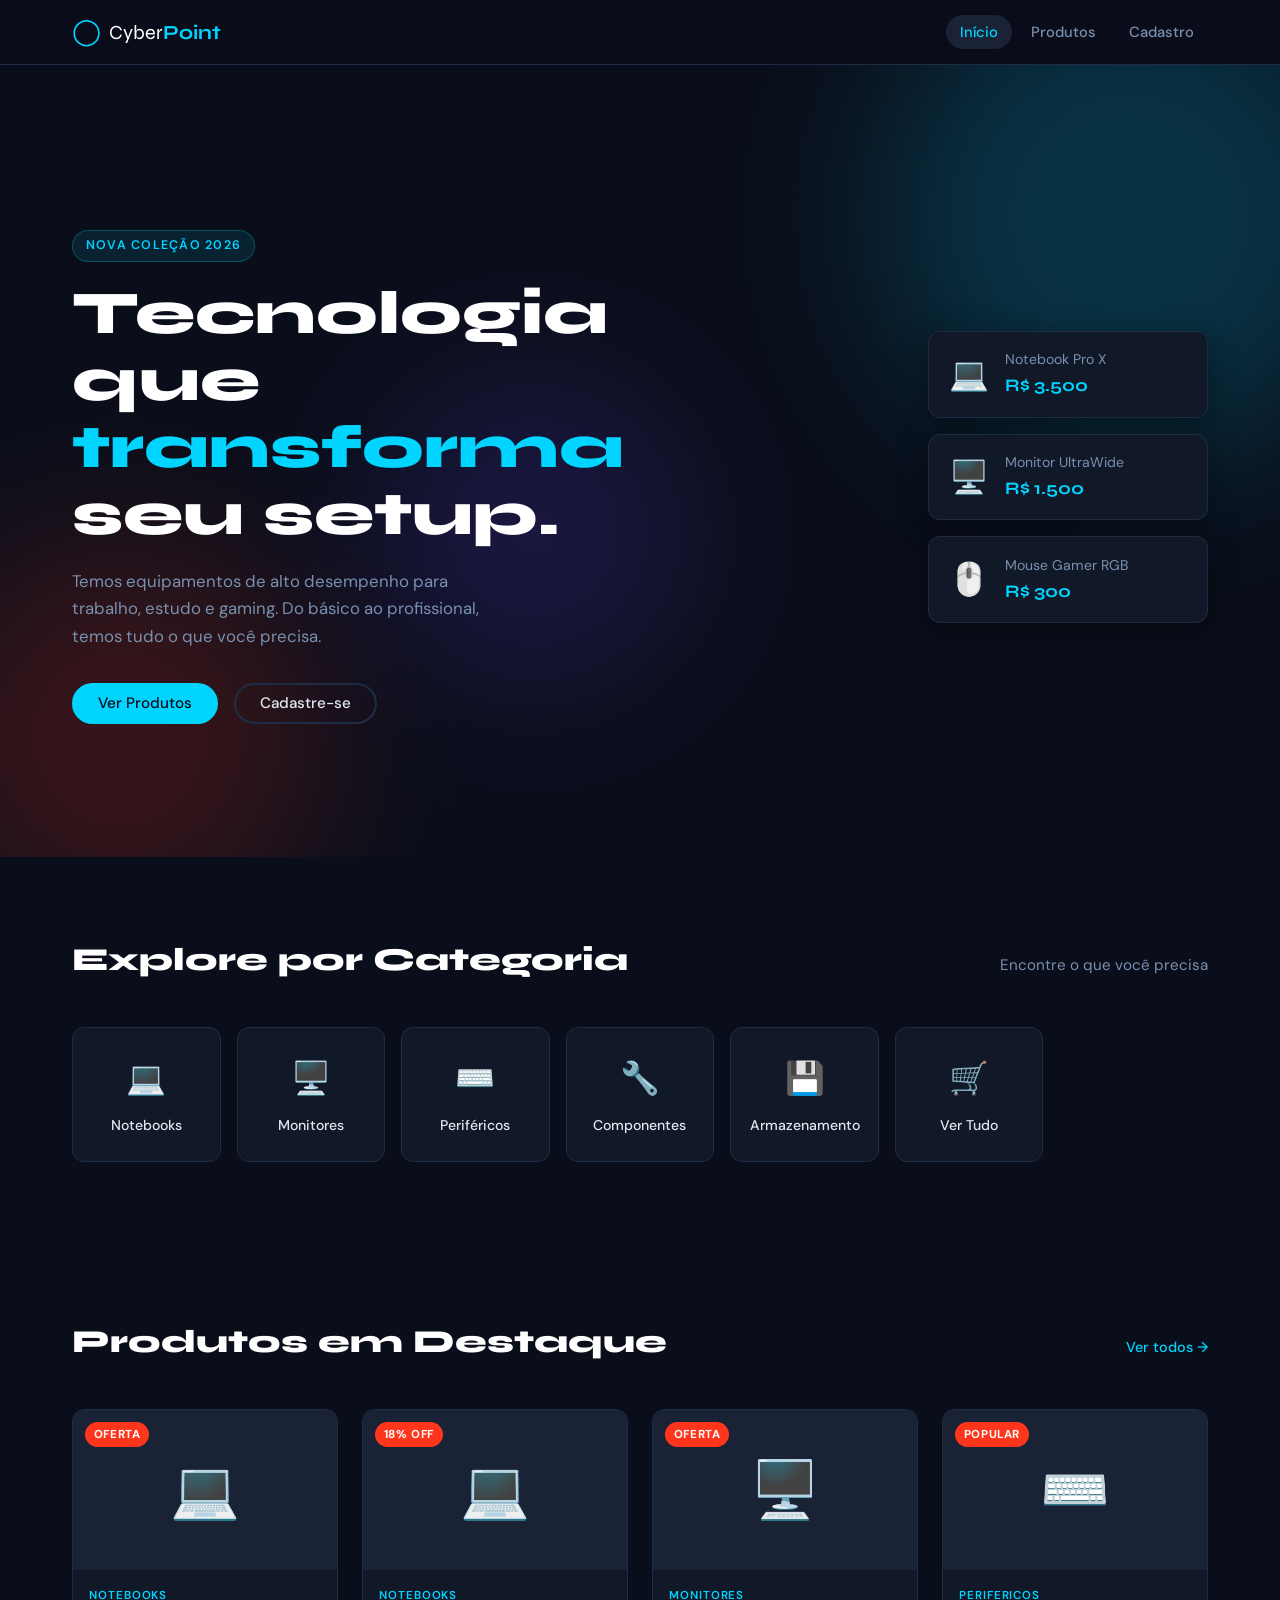
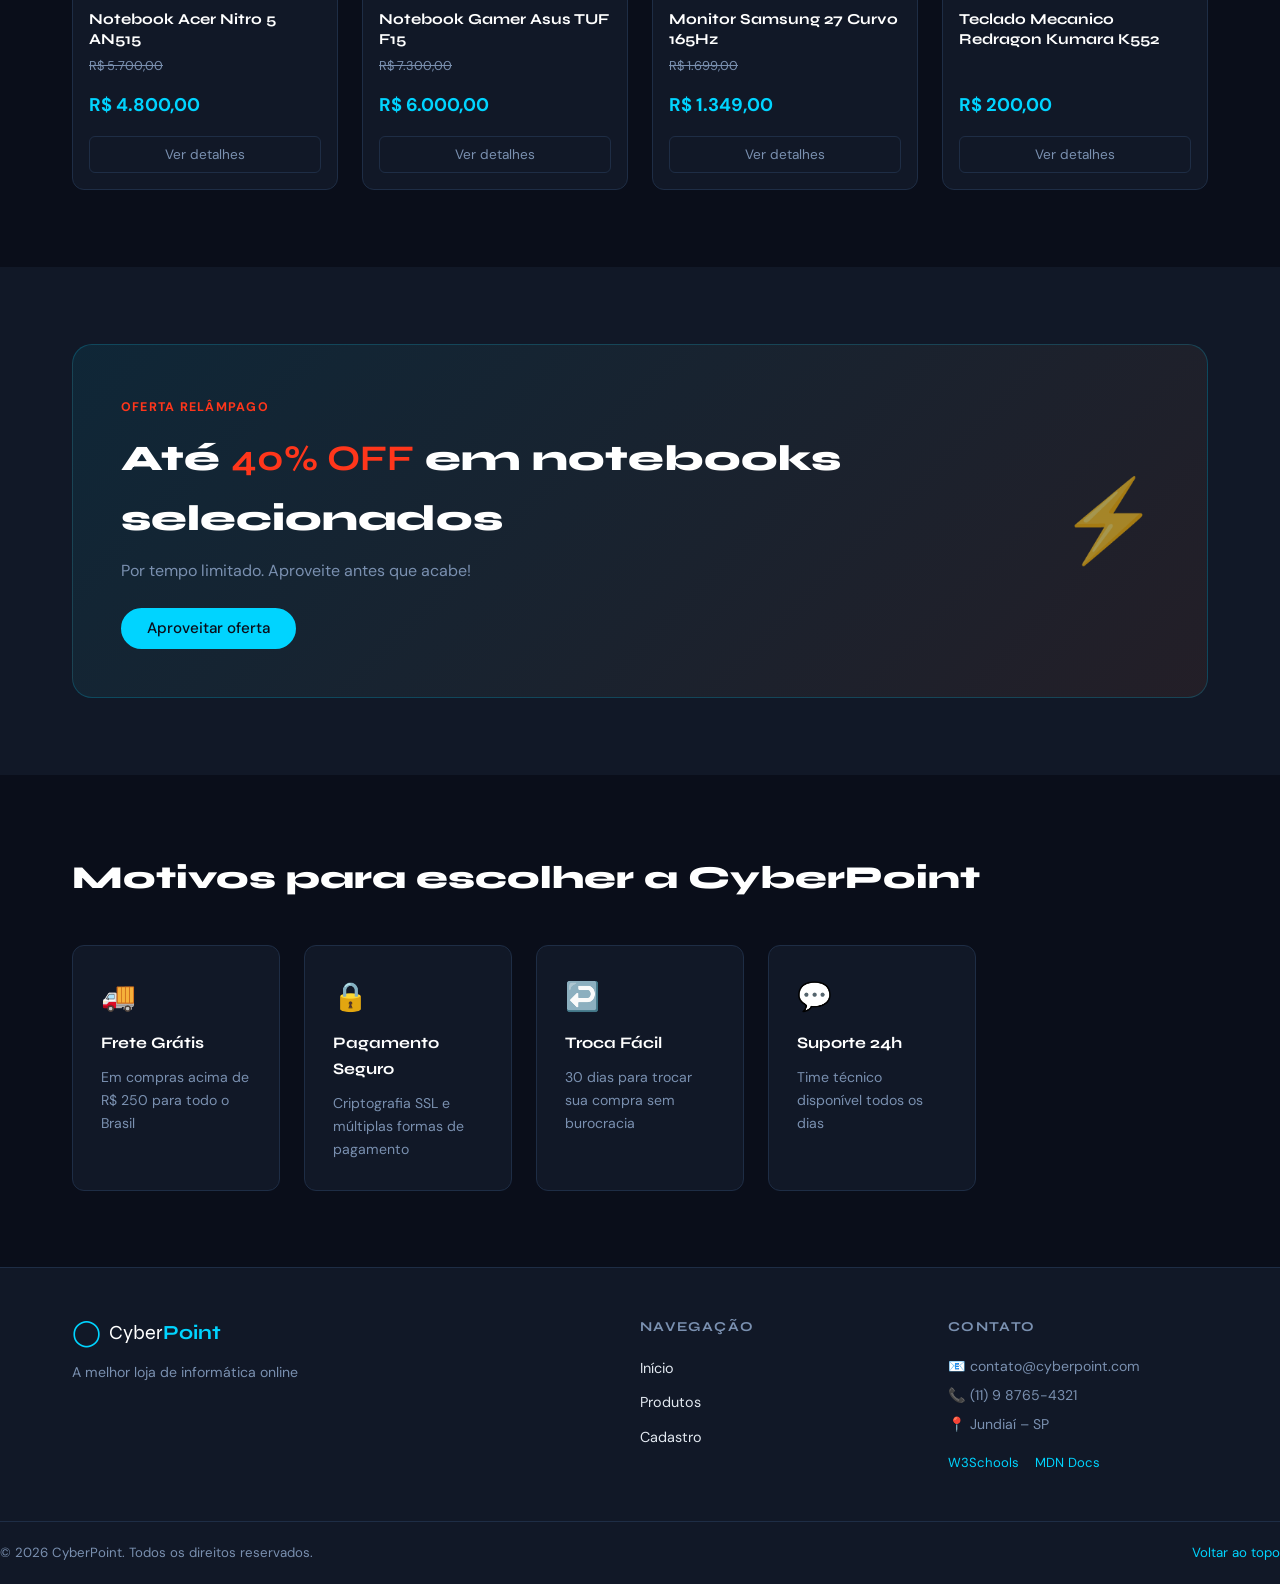
<file: index.html>
<!DOCTYPE html>
<html lang="pt-BR">
<head>
  <meta charset="UTF-8" />
  <meta name="viewport" content="width=device-width, initial-scale=1.0" />
  <meta name="description" content="CyberPoint – Loja online de equipamentos de informática. Encontre os melhores produtos com os melhores preços!" />
  <meta name="author" content="ByteShop" />
  <title>CyberPoint - Loja online</title>
  <link rel="stylesheet" href="css/style.css" />
  <link rel="preconnect" href="https://fonts.googleapis.com" />
  <link href="https://fonts.googleapis.com/css2?family=Syne:wght@400;700;800&family=DM+Sans:wght@300;400;500&display=swap" rel="stylesheet" />
</head>
<body data-page="home">

  <header class="site-header" id="topo">
    <div class="header-inner container">
      <a href="index.html" class="logo" aria-label="CyberPoint Home">
        <span class="logo-icon">&#9711;</span>
        <span class="logo-text">Cyber<strong>Point</strong></span>
      </a>
      <nav class="main-nav" id="main-nav" aria-label="Navegação principal">
        <ul>
          <li><a href="index.html" class="nav-link active">Início</a></li>
          <li><a href="produtos.html" class="nav-link">Produtos</a></li>
          <li><a href="cadastro.html" class="nav-link">Cadastro</a></li>
        </ul>
      </nav>
      <button class="nav-toggle" id="nav-toggle" aria-label="Abrir menu" aria-expanded="false" aria-controls="main-nav">
        <span></span><span></span><span></span>
      </button>
    </div>
  </header>

  <main id="main-content">

    <section class="hero" aria-labelledby="hero-title">
      <div class="hero-bg-shapes" aria-hidden="true">
        <div class="shape shape-1"></div>
        <div class="shape shape-2"></div>
        <div class="shape shape-3"></div>
      </div>
      <div class="container hero-content">
        <div class="hero-text">
          <span class="hero-tag">Nova coleção 2026</span>
          <h1 id="hero-title">Tecnologia que<br /><em>transforma</em> seu setup.</h1>
          <p>Temos equipamentos de alto desempenho para trabalho, estudo e gaming. Do básico ao profissional, temos tudo o que você precisa.</p>
          <div class="hero-cta">
            <a href="produtos.html" class="btn btn-primary">Ver Produtos</a>
            <a href="cadastro.html" class="btn btn-outline">Cadastre-se</a>
          </div>
        </div>
        <div class="hero-image" aria-hidden="true">
          <div class="hero-card floating">
            <div class="hero-card-icon">💻</div>
            <div class="hero-card-info">
              <span class="hero-card-name">Notebook Pro X</span>
              <span class="hero-card-price">R$ 3.500</span>
            </div>
          </div>
          <div class="hero-card floating delay-1">
            <div class="hero-card-icon">🖥️</div>
            <div class="hero-card-info">
              <span class="hero-card-name">Monitor UltraWide</span>
              <span class="hero-card-price">R$ 1.500</span>
            </div>
          </div>
          <div class="hero-card floating delay-2">
            <div class="hero-card-icon">🖱️</div>
            <div class="hero-card-info">
              <span class="hero-card-name">Mouse Gamer RGB</span>
              <span class="hero-card-price">R$ 300</span>
            </div>
          </div>
        </div>
      </div>
    </section>

    <section class="categories section" aria-labelledby="cat-title">
      <div class="container">
        <header class="section-header">
          <h2 id="cat-title">Explore por Categoria</h2>
          <p>Encontre o que você precisa</p>
        </header>
        <ul class="cat-grid" role="list">
          <li>
            <a href="produtos.html?cat=notebooks" class="cat-card" title="Ver notebooks">
              <span class="cat-emoji" aria-hidden="true">💻</span>
              <span class="cat-name">Notebooks</span>
            </a>
          </li>
          <li>
            <a href="produtos.html?cat=monitores" class="cat-card" title="Ver monitores">
              <span class="cat-emoji" aria-hidden="true">🖥️</span>
              <span class="cat-name">Monitores</span>
            </a>
          </li>
          <li>
            <a href="produtos.html?cat=perifericos" class="cat-card" title="Ver periféricos">
              <span class="cat-emoji" aria-hidden="true">⌨️</span>
              <span class="cat-name">Periféricos</span>
            </a>
          </li>
          <li>
            <a href="produtos.html?cat=componentes" class="cat-card" title="Ver componentes">
              <span class="cat-emoji" aria-hidden="true">🔧</span>
              <span class="cat-name">Componentes</span>
            </a>
          </li>
          <li>
            <a href="produtos.html?cat=armazenamento" class="cat-card" title="Ver armazenamento">
              <span class="cat-emoji" aria-hidden="true">💾</span>
              <span class="cat-name">Armazenamento</span>
            </a>
          </li>
          <li>
            <a href="produtos.html" class="cat-card" title="Ver todos os produtos">
              <span class="cat-emoji" aria-hidden="true">🛒</span>
              <span class="cat-name">Ver Tudo</span>
            </a>
          </li>
        </ul>
      </div>
    </section>

    <section class="featured section" aria-labelledby="feat-title">
      <div class="container">
        <header class="section-header">
          <h2 id="feat-title">Produtos em Destaque</h2>
          <a href="produtos.html" class="see-all">Ver todos →</a>
        </header>
        <div class="products-grid" id="featured-products">
        </div>
      </div>
    </section>

    <!-- BANNER PROMO -->
    <section class="promo-banner section" aria-label="Promoção especial">
      <div class="container">
        <div class="promo-inner">
          <div class="promo-text">
            <span class="promo-tag">Oferta Relâmpago</span>
            <h2>Até <strong>40% OFF</strong> em notebooks selecionados</h2>
            <p>Por tempo limitado. Aproveite antes que acabe!</p>
            <a href="produtos.html" class="btn btn-primary">Aproveitar oferta</a>
          </div>
          <div class="promo-graphic" aria-hidden="true">
            <span class="promo-emoji">⚡</span>
          </div>
        </div>
      </div>
    </section>

    <!-- VANTAGENS -->
    <section class="benefits section" aria-labelledby="ben-title">
      <div class="container">
        <header class="section-header">
          <h2 id="ben-title">Motivos para escolher a CyberPoint</h2>
        </header>
        <ul class="benefits-grid" role="list">
          <li class="benefit-item">
            <span class="benefit-icon" aria-hidden="true">🚚</span>
            <h3>Frete Grátis</h3>
            <p>Em compras acima de R$ 250 para todo o Brasil</p>
          </li>
          <li class="benefit-item">
            <span class="benefit-icon" aria-hidden="true">🔒</span>
            <h3>Pagamento Seguro</h3>
            <p>Criptografia SSL e múltiplas formas de pagamento</p>
          </li>
          <li class="benefit-item">
            <span class="benefit-icon" aria-hidden="true">↩️</span>
            <h3>Troca Fácil</h3>
            <p>30 dias para trocar sua compra sem burocracia</p>
          </li>
          <li class="benefit-item">
            <span class="benefit-icon" aria-hidden="true">💬</span>
            <h3>Suporte 24h</h3>
            <p>Time técnico disponível todos os dias</p>
          </li>
        </ul>
      </div>
    </section>

  </main>

  <!-- FOOTER -->
  <footer class="site-footer" role="contentinfo">
    <div class="container footer-inner">
      <div class="footer-brand">
        <a href="index.html" class="logo">
          <span class="logo-icon">&#9711;</span>
          <span class="logo-text">Cyber<strong>Point</strong></span>
        </a>
        <p>A melhor loja de informática online</p>
      </div>
      <nav class="footer-nav" aria-label="Links do rodapé">
        <h4>Navegação</h4>
        <ul>
          <li><a href="index.html">Início</a></li>
          <li><a href="produtos.html">Produtos</a></li>
          <li><a href="cadastro.html">Cadastro</a></li>
        </ul>
      </nav>
      <div class="footer-contact">
        <h4>Contato</h4>
        <address>
          <p>📧 contato@cyberpoint.com</p>
          <p>📞 (11) 9 8765-4321</p>
          <p>📍 Jundiaí – SP</p>
        </address>
        <div class="footer-links">
          <a href="https://www.w3schools.com" target="_blank" rel="noopener noreferrer" title="Abrir W3Schools">W3Schools</a>
          <a href="https://developer.mozilla.org/pt-BR/" target="_blank" rel="noopener noreferrer" title="Abrir MDN Web Docs">MDN Docs</a>
        </div>
      </div>
    </div>
    <div class="footer-bottom">
      <p>&copy; 2026 CyberPoint. Todos os direitos reservados.</p>
      <a href="#topo" class="back-to-top" aria-label="Voltar ao topo">Voltar ao topo</a>
    </div>
  </footer>

  <script src="js/script.js"></script>
</body>
</html>
</file>
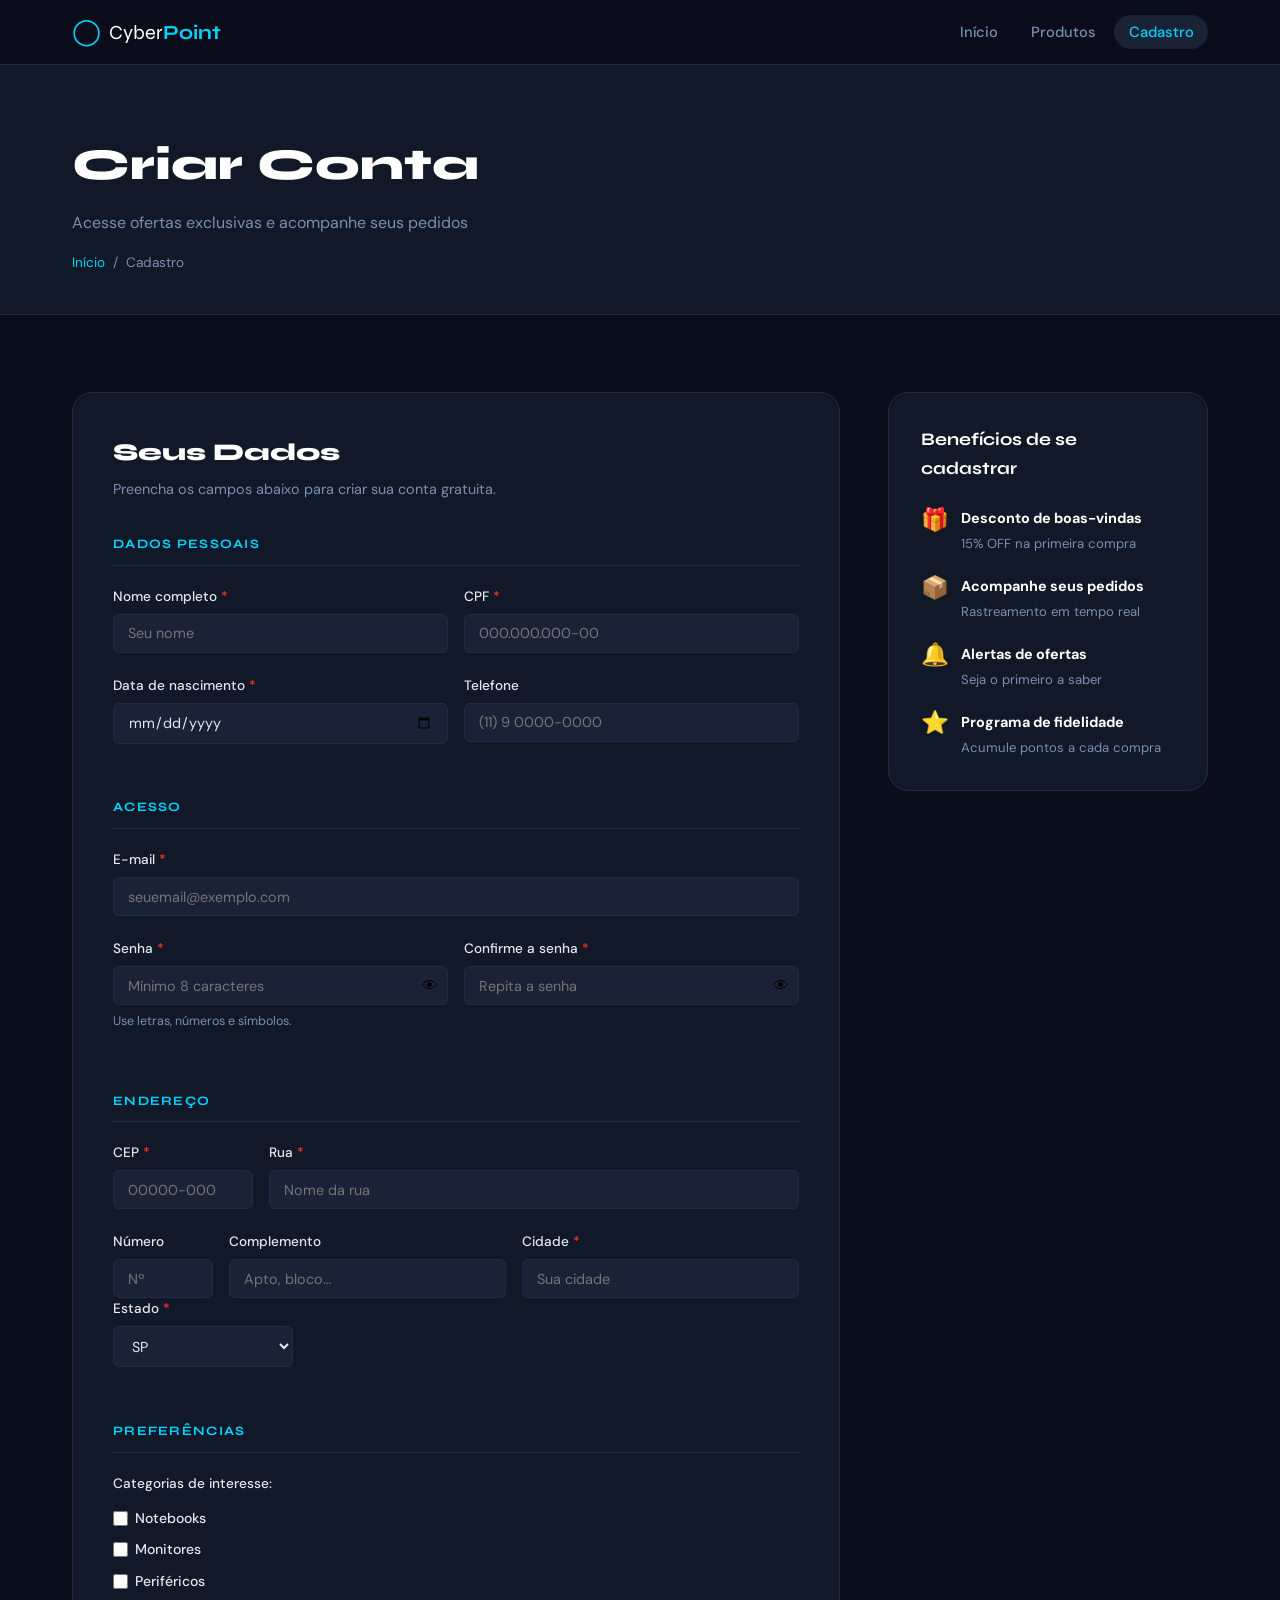
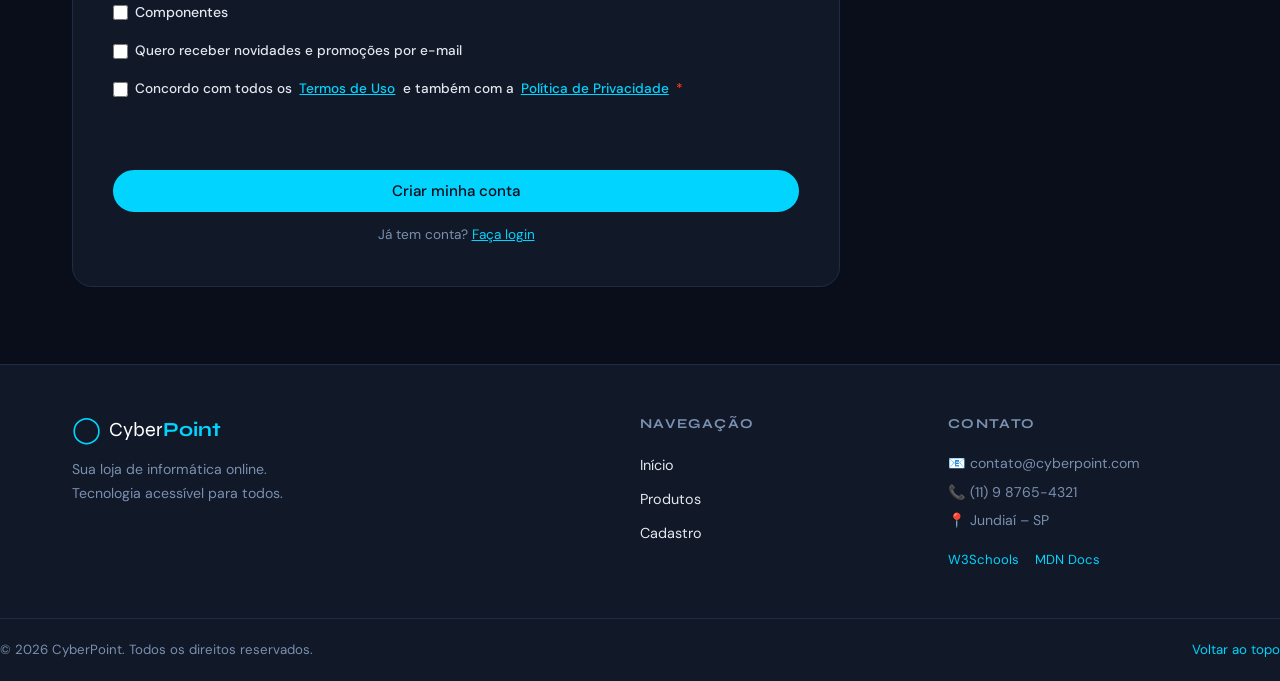
<file: cadastro.html>
<!DOCTYPE html>
<html lang="pt-BR">
<head>
  <meta charset="UTF-8" />
  <meta name="viewport" content="width=device-width, initial-scale=1.0" />
  <meta name="description" content="Cadastre-se na CyberPoint e aproveite vantagens exclusivas." />
  <meta name="author" content="ByteShop" />
  <title>Cadastro | CyberPoint</title>
  <link rel="stylesheet" href="css/style.css" />
  <link rel="preconnect" href="https://fonts.googleapis.com" />
  <link href="https://fonts.googleapis.com/css2?family=Syne:wght@400;700;800&family=DM+Sans:wght@300;400;500&display=swap" rel="stylesheet" />
</head>
<body data-page="cadastro">

  <header class="site-header" id="topo">
    <div class="header-inner container">
      <a href="index.html" class="logo" aria-label="CyberPoint Home">
        <span class="logo-icon">&#9711;</span>
        <span class="logo-text">Cyber<strong>Point</strong></span>
      </a>
      <nav class="main-nav" id="main-nav" aria-label="Navegação principal">
        <ul>
          <li><a href="index.html" class="nav-link">Início</a></li>
          <li><a href="produtos.html" class="nav-link">Produtos</a></li>
          <li><a href="cadastro.html" class="nav-link active">Cadastro</a></li>
        </ul>
      </nav>
      <button class="nav-toggle" id="nav-toggle" aria-label="Abrir menu" aria-expanded="false" aria-controls="main-nav">
        <span></span><span></span><span></span>
      </button>
    </div>
  </header>

  <main id="main-content">

    <section class="page-hero" aria-labelledby="cad-page-title">
      <div class="container">
        <h1 id="cad-page-title">Criar Conta</h1>
        <p>Acesse ofertas exclusivas e acompanhe seus pedidos</p>
        <nav aria-label="Breadcrumb" class="breadcrumb">
          <ol>
            <li><a href="index.html">Início</a></li>
            <li aria-current="page">Cadastro</li>
          </ol>
        </nav>
      </div>
    </section>

    <section class="form-section section" aria-labelledby="form-title">
      <div class="container form-container">

        <div class="form-card">
          <h2 id="form-title">Seus Dados</h2>
          <p class="form-subtitle">Preencha os campos abaixo para criar sua conta gratuita.</p>

          <form id="cadastro-form" class="cadastro-form" novalidate aria-label="Formulário de cadastro">

            <fieldset>
              <legend>Dados Pessoais</legend>

              <div class="form-row">
                <div class="form-group">
                  <label for="nome">Nome completo <span aria-hidden="true" class="required">*</span></label>
                  <input
                    type="text"
                    id="nome"
                    name="nome"
                    placeholder="Seu nome"
                    required
                    minlength="3"
                    maxlength="80"
                    autocomplete="name"
                    aria-describedby="nome-error"
                  />
                  <span class="field-error" id="nome-error" role="alert"></span>
                </div>

                <div class="form-group">
                  <label for="cpf">CPF <span aria-hidden="true" class="required">*</span></label>
                  <input
                    type="text"
                    id="cpf"
                    name="cpf"
                    placeholder="000.000.000-00"
                    required
                    maxlength="14"
                    inputmode="numeric"
                    autocomplete="off"
                    aria-describedby="cpf-error"
                  />
                  <span class="field-error" id="cpf-error" role="alert"></span>
                </div>
              </div>

              <div class="form-row">
                <div class="form-group">
                  <label for="nascimento">Data de nascimento <span aria-hidden="true" class="required">*</span></label>
                  <input
                    type="date"
                    id="nascimento"
                    name="nascimento"
                    required
                    aria-describedby="nascimento-error"
                  />
                  <span class="field-error" id="nascimento-error" role="alert"></span>
                </div>

                <div class="form-group">
                  <label for="telefone">Telefone</label>
                  <input
                    type="tel"
                    id="telefone"
                    name="telefone"
                    placeholder="(11) 9 0000-0000"
                    maxlength="16"
                    inputmode="numeric"
                    autocomplete="tel"
                  />
                </div>
              </div>
            </fieldset>

            <fieldset>
              <legend>Acesso</legend>

              <div class="form-group">
                <label for="email">E-mail <span aria-hidden="true" class="required">*</span></label>
                <input
                  type="email"
                  id="email"
                  name="email"
                  placeholder="seuemail@exemplo.com"
                  required
                  autocomplete="email"
                  aria-describedby="email-error"
                />
                <span class="field-error" id="email-error" role="alert"></span>
              </div>

              <div class="form-row">
                <div class="form-group">
                  <label for="senha">Senha <span aria-hidden="true" class="required">*</span></label>
                  <div class="input-password">
                    <input
                      type="password"
                      id="senha"
                      name="senha"
                      placeholder="Mínimo 8 caracteres"
                      required
                      minlength="8"
                      autocomplete="new-password"
                      aria-describedby="senha-error senha-hint"
                    />
                    <button type="button" class="toggle-password" data-target="senha" aria-label="Mostrar/ocultar senha">👁</button>
                  </div>
                  <span class="field-hint" id="senha-hint">Use letras, números e símbolos.</span>
                  <span class="field-error" id="senha-error" role="alert"></span>
                  <div class="password-strength" id="password-strength" aria-hidden="true">
                    <div class="strength-bar"><div class="strength-fill" id="strength-fill"></div></div>
                    <span class="strength-label" id="strength-label"></span>
                  </div>
                </div>

                <div class="form-group">
                  <label for="confirma-senha">Confirme a senha <span aria-hidden="true" class="required">*</span></label>
                  <div class="input-password">
                    <input
                      type="password"
                      id="confirma-senha"
                      name="confirma-senha"
                      placeholder="Repita a senha"
                      required
                      autocomplete="new-password"
                      aria-describedby="confirma-senha-error"
                    />
                    <button type="button" class="toggle-password" data-target="confirma-senha" aria-label="Mostrar/ocultar confirmação">👁</button>
                  </div>
                  <span class="field-error" id="confirma-senha-error" role="alert"></span>
                </div>
              </div>
            </fieldset>

            <fieldset>
              <legend>Endereço</legend>

              <div class="form-row">
                <div class="form-group" style="flex:0 0 140px">
                  <label for="cep">CEP <span aria-hidden="true" class="required">*</span></label>
                  <input
                    type="text"
                    id="cep"
                    name="cep"
                    placeholder="00000-000"
                    required
                    maxlength="9"
                    inputmode="numeric"
                    aria-describedby="cep-error"
                  />
                  <span class="field-error" id="cep-error" role="alert"></span>
                </div>
                <div class="form-group" style="flex:1">
                  <label for="rua">Rua <span aria-hidden="true" class="required">*</span></label>
                  <input type="text" id="rua" name="rua" placeholder="Nome da rua" required autocomplete="street-address" />
                </div>
              </div>

              <div class="form-row">
                <div class="form-group" style="flex:0 0 100px">
                  <label for="numero">Número</label>
                  <input type="text" id="numero" name="numero" placeholder="Nº" autocomplete="address-line2" />
                </div>
                <div class="form-group">
                  <label for="complemento">Complemento</label>
                  <input type="text" id="complemento" name="complemento" placeholder="Apto, bloco…" />
                </div>
                <div class="form-group">
                  <label for="cidade">Cidade <span aria-hidden="true" class="required">*</span></label>
                  <input type="text" id="cidade" name="cidade" placeholder="Sua cidade" required autocomplete="address-level2" />
                </div>
              </div>

              <div class="form-group" style="max-width:180px">
                <label for="estado">Estado <span aria-hidden="true" class="required">*</span></label>
                <select id="estado" name="estado" required autocomplete="address-level1" aria-describedby="estado-error">
                  <option value="">Selecione</option>
                  <option value="AC">AC</option><option value="AL">AL</option>
                  <option value="AP">AP</option><option value="AM">AM</option>
                  <option value="BA">BA</option><option value="CE">CE</option>
                  <option value="DF">DF</option><option value="ES">ES</option>
                  <option value="GO">GO</option><option value="MA">MA</option>
                  <option value="MT">MT</option><option value="MS">MS</option>
                  <option value="MG">MG</option><option value="PA">PA</option>
                  <option value="PB">PB</option><option value="PR">PR</option>
                  <option value="PE">PE</option><option value="PI">PI</option>
                  <option value="RJ">RJ</option><option value="RN">RN</option>
                  <option value="RS">RS</option><option value="RO">RO</option>
                  <option value="RR">RR</option><option value="SC">SC</option>
                  <option value="SP" selected>SP</option><option value="SE">SE</option>
                  <option value="TO">TO</option>
                </select>
                <span class="field-error" id="estado-error" role="alert"></span>
              </div>
            </fieldset>

            <fieldset class="prefs-fieldset">
              <legend>Preferências</legend>
              <div class="form-group checkgroup">
                <p>Categorias de interesse:</p>
                <label><input type="checkbox" name="interesse" value="notebooks" /> Notebooks</label>
                <label><input type="checkbox" name="interesse" value="monitores" /> Monitores</label>
                <label><input type="checkbox" name="interesse" value="perifericos" /> Periféricos</label>
                <label><input type="checkbox" name="interesse" value="componentes" /> Componentes</label>
              </div>
              <div class="form-group">
                <label class="checkbox-label">
                  <input type="checkbox" id="newsletter" name="newsletter" />
                  Quero receber novidades e promoções por e-mail
                </label>
              </div>
              <div class="form-group">
                <label class="checkbox-label">
                  <input type="checkbox" id="termos" name="termos" required aria-describedby="termos-error" />
                  Concordo com todos os <a href="#" class="inline-link">Termos de Uso</a> e também com a <a href="#" class="inline-link">Política de Privacidade</a> <span aria-hidden="true" class="required">*</span>
                </label>
                <span class="field-error" id="termos-error" role="alert"></span>
              </div>
            </fieldset>

            <div class="form-actions">
              <button type="submit" class="btn btn-primary btn-full" id="submit-btn">
                Criar minha conta
              </button>
              <p class="login-hint">Já tem conta? <a href="#" class="inline-link">Faça login</a></p>
            </div>

          </form>

          <div class="form-success" id="form-success" hidden aria-live="polite">
            <span class="success-icon" aria-hidden="true">✅</span>
            <h3>Conta criada com sucesso!</h3>
            <p>Bem-vindo(a) à CyberPoint! Agora você pode aproveitar todas as vantagens.</p>
            <a href="produtos.html" class="btn btn-primary">Explorar produtos</a>
          </div>

        </div>

        <aside class="form-aside" aria-label="Benefícios de se cadastrar">
          <h3>Benefícios de se cadastrar</h3>
          <ul>
            <li>
              <span aria-hidden="true">🎁</span>
              <div>
                <strong>Desconto de boas-vindas</strong>
                <p>15% OFF na primeira compra</p>
              </div>
            </li>
            <li>
              <span aria-hidden="true">📦</span>
              <div>
                <strong>Acompanhe seus pedidos</strong>
                <p>Rastreamento em tempo real</p>
              </div>
            </li>
            <li>
              <span aria-hidden="true">🔔</span>
              <div>
                <strong>Alertas de ofertas</strong>
                <p>Seja o primeiro a saber</p>
              </div>
            </li>
            <li>
              <span aria-hidden="true">⭐</span>
              <div>
                <strong>Programa de fidelidade</strong>
                <p>Acumule pontos a cada compra</p>
              </div>
            </li>
          </ul>
        </aside>
      </div>
    </section>

  </main>

  <footer class="site-footer" role="contentinfo">
    <div class="container footer-inner">
      <div class="footer-brand">
        <a href="index.html" class="logo">
          <span class="logo-icon">&#9711;</span>
          <span class="logo-text">Cyber<strong>Point</strong></span>
        </a>
        <p>Sua loja de informática online.<br />Tecnologia acessível para todos.</p>
      </div>
      <nav class="footer-nav" aria-label="Links do rodapé">
        <h4>Navegação</h4>
        <ul>
          <li><a href="index.html">Início</a></li>
          <li><a href="produtos.html">Produtos</a></li>
          <li><a href="cadastro.html">Cadastro</a></li>
        </ul>
      </nav>
      <div class="footer-contact">
        <h4>Contato</h4>
        <address>
          <p>📧 contato@cyberpoint.com</p>
          <p>📞 (11) 9 8765-4321</p>
          <p>📍 Jundiaí – SP</p>
        </address>
        <div class="footer-links">
          <a href="https://www.w3schools.com" target="_blank" rel="noopener noreferrer">W3Schools</a>
          <a href="https://developer.mozilla.org/pt-BR/" target="_blank" rel="noopener noreferrer">MDN Docs</a>
        </div>
      </div>
    </div>
    <div class="footer-bottom">
      <p>&copy; 2026 CyberPoint. Todos os direitos reservados.</p>
      <a href="#topo" class="back-to-top" aria-label="Voltar ao topo">Voltar ao topo</a>
    </div>
  </footer>

  <script src="js/script.js"></script>
</body>
</html>
</file>
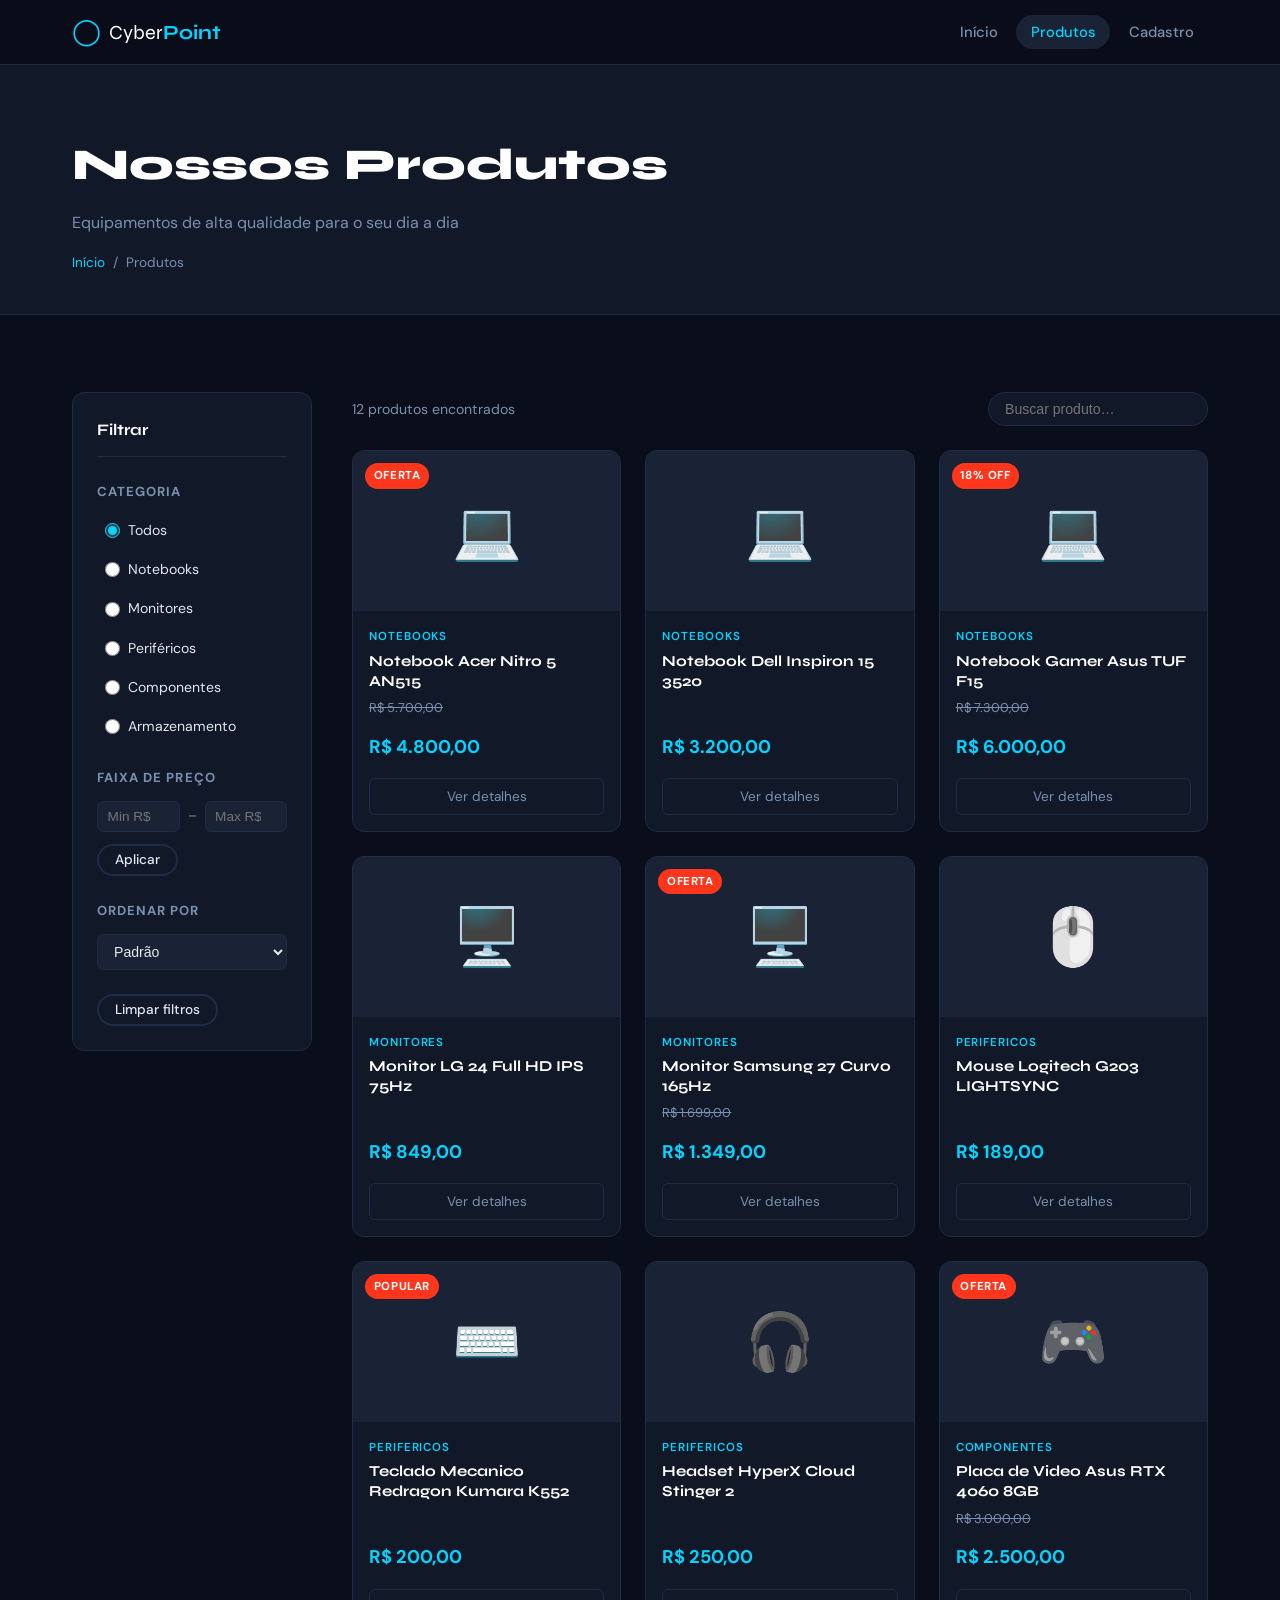
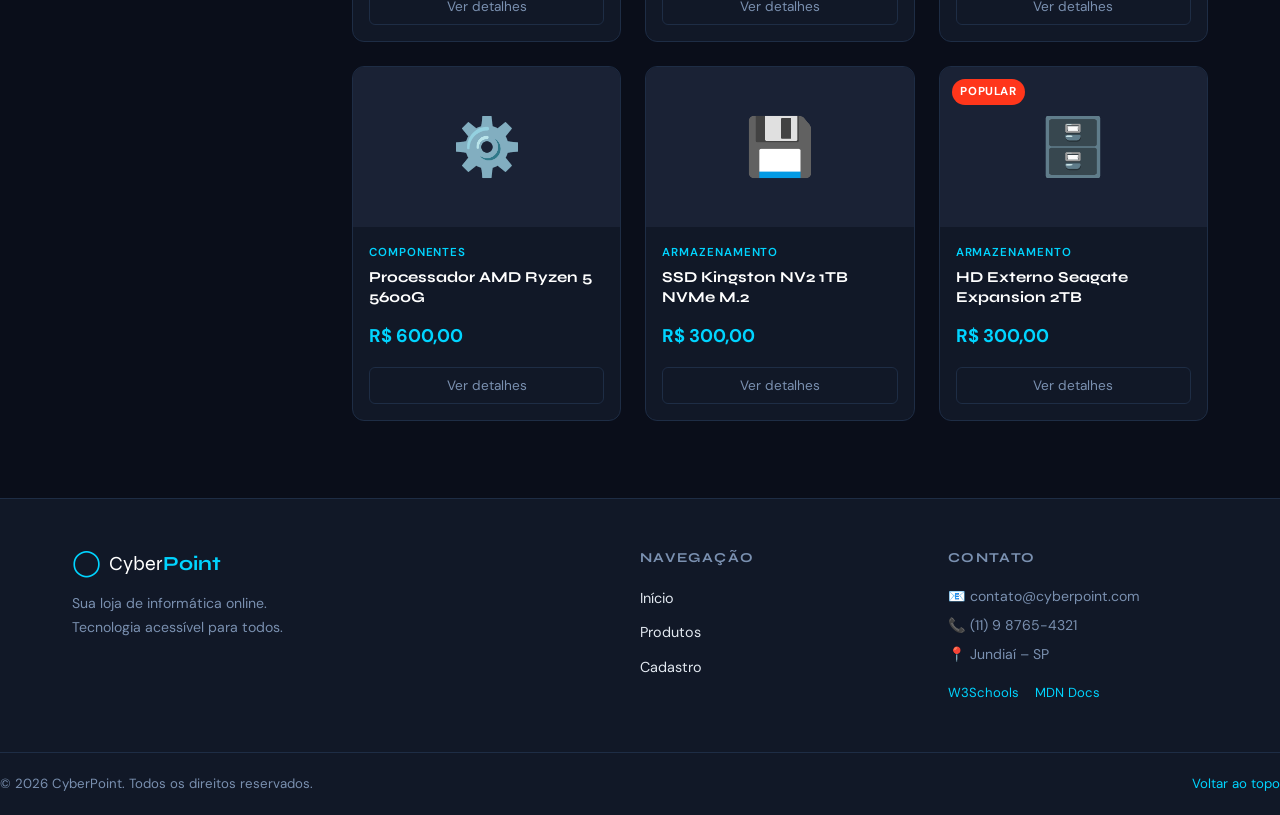
<file: produtos.html>
<!DOCTYPE html>
<html lang="pt-BR">
<head>
  <meta charset="UTF-8" />
  <meta name="viewport" content="width=device-width, initial-scale=1.0" />
  <meta name="description" content="Catálogo de produtos CyberPoint – notebooks, monitores, periféricos e muito mais." />
  <meta name="author" content="CyberPoint" />
  <title>Produtos | CyberPoint</title>
  <link rel="stylesheet" href="css/style.css" />
  <link rel="preconnect" href="https://fonts.googleapis.com" />
  <link href="https://fonts.googleapis.com/css2?family=Syne:wght@400;700;800&family=DM+Sans:wght@300;400;500&display=swap" rel="stylesheet" />
</head>
<body data-page="produtos">
 
  <header class="site-header" id="topo">
    <div class="header-inner container">
      <a href="index.html" class="logo" aria-label="CyberPoint Home">
        <span class="logo-icon">&#9711;</span>
        <span class="logo-text">Cyber<strong>Point</strong></span>
      </a>
      <nav class="main-nav" id="main-nav" aria-label="Navegação principal">
        <ul>
          <li><a href="index.html" class="nav-link">Início</a></li>
          <li><a href="produtos.html" class="nav-link active">Produtos</a></li>
          <li><a href="cadastro.html" class="nav-link">Cadastro</a></li>
        </ul>
      </nav>
      <button class="nav-toggle" id="nav-toggle" aria-label="Abrir menu" aria-expanded="false" aria-controls="main-nav">
        <span></span><span></span><span></span>
      </button>
    </div>
  </header>
 
  <main id="main-content">
 
    <!-- PAGE HERO -->
    <section class="page-hero" aria-labelledby="page-title">
      <div class="container">
        <h1 id="page-title">Nossos Produtos</h1>
        <p>Equipamentos de alta qualidade para o seu dia a dia</p>
        <nav aria-label="Breadcrumb" class="breadcrumb">
          <ol>
            <li><a href="index.html">Início</a></li>
            <li aria-current="page">Produtos</li>
          </ol>
        </nav>
      </div>
    </section>
 
    <!-- FILTRO + CATÁLOGO -->
    <section class="catalog section" aria-labelledby="catalog-heading">
      <div class="container catalog-layout">
 
        <!-- SIDEBAR FILTROS -->
        <aside class="filters-sidebar" aria-label="Filtros de produtos">
          <h2 id="catalog-heading" class="filters-title">Filtrar</h2>
 
          <div class="filter-group">
            <h3>Categoria</h3>
            <ul class="filter-list" role="list">
              <li><label><input type="radio" name="cat" value="todos" checked /> Todos</label></li>
              <li><label><input type="radio" name="cat" value="notebooks" /> Notebooks</label></li>
              <li><label><input type="radio" name="cat" value="monitores" /> Monitores</label></li>
              <li><label><input type="radio" name="cat" value="perifericos" /> Periféricos</label></li>
              <li><label><input type="radio" name="cat" value="componentes" /> Componentes</label></li>
              <li><label><input type="radio" name="cat" value="armazenamento" /> Armazenamento</label></li>
            </ul>
          </div>
 
          <div class="filter-group">
            <h3>Faixa de Preço</h3>
            <div class="price-range">
              <label for="price-min" class="sr-only">Preço mínimo</label>
              <input type="number" id="price-min" placeholder="Min R$" min="0" />
              <span>–</span>
              <label for="price-max" class="sr-only">Preço máximo</label>
              <input type="number" id="price-max" placeholder="Max R$" min="0" />
            </div>
            <button class="btn btn-outline btn-sm" id="apply-price">Aplicar</button>
          </div>
 
          <div class="filter-group">
            <h3>Ordenar por</h3>
            <select id="sort-select" aria-label="Ordenar produtos">
              <option value="default">Padrão</option>
              <option value="price-asc">Menor preço</option>
              <option value="price-desc">Maior preço</option>
              <option value="name-asc">A–Z</option>
            </select>
          </div>
 
          <button class="btn btn-outline btn-sm" id="clear-filters">Limpar filtros</button>
        </aside>
 
        <!-- PRODUTOS -->
        <div class="products-area">
          <div class="products-toolbar">
            <p id="results-count" class="results-count"></p>
            <div class="search-wrap">
              <label for="search-products" class="sr-only">Buscar produtos</label>
              <input type="search" id="search-products" placeholder="Buscar produto…" aria-label="Buscar produto" />
            </div>
          </div>
          <div class="products-grid" id="products-container" aria-live="polite" aria-label="Lista de produtos">
            <!-- Preenchido no JS -->
          </div>
          <p id="no-results" class="no-results" hidden>Nenhum produto encontrado. Tente outros filtros.</p>
        </div>
 
      </div>
    </section>
 
  </main>
 
  <!-- MODAL DO PRODUTO -->
  <div class="modal-overlay" id="modal-overlay" role="dialog" aria-modal="true" aria-labelledby="modal-product-name" hidden>
    <div class="modal-box">
      <button class="modal-close" id="modal-close" aria-label="Fechar">✕</button>
      <div class="modal-emoji" id="modal-emoji" aria-hidden="true"></div>
      <h2 id="modal-product-name"></h2>
      <p id="modal-product-desc"></p>
      <ul id="modal-specs" class="modal-specs"></ul>
      <p class="modal-price" id="modal-price"></p>
      <a href="cadastro.html" class="btn btn-primary">Comprar agora</a>
    </div>
  </div>
 
  <footer class="site-footer" role="contentinfo">
    <div class="container footer-inner">
      <div class="footer-brand">
        <a href="index.html" class="logo">
          <span class="logo-icon">&#9711;</span>
          <span class="logo-text">Cyber<strong>Point</strong></span>
        </a>
        <p>Sua loja de informática online.<br />Tecnologia acessível para todos.</p>
      </div>
      <nav class="footer-nav" aria-label="Links do rodapé">
        <h4>Navegação</h4>
        <ul>
          <li><a href="index.html">Início</a></li>
          <li><a href="produtos.html">Produtos</a></li>
          <li><a href="cadastro.html">Cadastro</a></li>
        </ul>
      </nav>
      <div class="footer-contact">
        <h4>Contato</h4>
        <address>
          <p>📧 contato@cyberpoint.com</p>
          <p>📞 (11) 9 8765-4321</p>
          <p>📍 Jundiaí – SP</p>
        </address>
        <div class="footer-links">
          <a href="https://www.w3schools.com" target="_blank" rel="noopener noreferrer">W3Schools</a>
          <a href="https://developer.mozilla.org/pt-BR/" target="_blank" rel="noopener noreferrer">MDN Docs</a>
        </div>
      </div>
    </div>
    <div class="footer-bottom">
      <p>&copy; 2026 CyberPoint. Todos os direitos reservados.</p>
      <a href="#topo" class="back-to-top" aria-label="Voltar ao topo">Voltar ao topo</a>
    </div>
  </footer>

  <script src="js/script.js"></script>
</body>
</html>
</file>
<file: css/style.css>
*, *::before, *::after { box-sizing: border-box; margin: 0; padding: 0; }

:root {

  --c-bg:         #0a0e1a;
  --c-surface:    #111827;
  --c-surface2:   #1a2235;
  --c-border:     #1e2d45;
  --c-accent:     #00d4ff;
  --c-accent2:    #ff361B;
  --c-text:       #e2e8f0;
  --c-text-muted: #7a90b0;
  --c-white:      #ffffff;


  --font-display: 'Syne', sans-serif;
  --font-body:    'DM Sans', sans-serif;


  --section-gap: clamp(3rem, 6vw, 6rem);
  --container:   1200px;
  --radius:      12px;
  --radius-sm:   6px;


  --transition: 220ms ease;
}

/* BASE */
html { scroll-behavior: smooth; }

body {
  font-family: var(--font-body);
  background-color: var(--c-bg);
  color: var(--c-text);
  line-height: 1.65;
  overflow-x: hidden;
  font-size: 1rem;
}

img { max-width: 100%; display: block; }
a { color: inherit; text-decoration: none; }
ul, ol { list-style: none; }
address { font-style: normal; }

/* UTILITY */
.container {
  max-width: var(--container);
  margin-inline: auto;
  padding-inline: clamp(1rem, 4vw, 2rem);
}

.section { padding-block: var(--section-gap); }

.sr-only {
  position: absolute; width: 1px; height: 1px;
  padding: 0; margin: -1px; overflow: hidden;
  clip: rect(0,0,0,0); white-space: nowrap; border: 0;
}

.section-header {
  display: flex;
  align-items: baseline;
  justify-content: space-between;
  flex-wrap: wrap;
  gap: 0.5rem;
  margin-bottom: 2.5rem;
}

.section-header h2 {
  font-family: var(--font-display);
  font-size: clamp(1.5rem, 3vw, 2rem);
  font-weight: 800;
  color: var(--c-white);
}

.section-header p {
  color: var(--c-text-muted);
  font-size: 0.95rem;
}

.see-all {
  font-size: 0.9rem;
  color: var(--c-accent);
  font-weight: 500;
  transition: opacity var(--transition);
}
.see-all:hover { opacity: 0.75; }

/* BUTTONS */
.btn {
  display: inline-flex;
  align-items: center;
  gap: 0.4rem;
  padding: 0.7rem 1.5rem;
  border-radius: 50px;
  font-family: var(--font-body);
  font-size: 0.95rem;
  font-weight: 500;
  cursor: pointer;
  border: 2px solid transparent;
  transition: all var(--transition);
  text-decoration: none;
  line-height: 1;
}

.btn-primary {
  background: var(--c-accent);
  color: var(--c-bg);
  border-color: var(--c-accent);
}
.btn-primary:hover {
  background: transparent;
  color: var(--c-accent);
}

.btn-outline {
  background: transparent;
  color: var(--c-text);
  border-color: var(--c-border);
}
.btn-outline:hover {
  border-color: var(--c-accent);
  color: var(--c-accent);
}

.btn-full { width: 100%; justify-content: center; }
.btn-sm { font-size: 0.85rem; padding: 0.45rem 1rem; }

/* HEADER */
.site-header {
  position: sticky;
  top: 0;
  z-index: 100;
  background: rgba(10, 14, 26, 0.9);
  backdrop-filter: blur(12px);
  -webkit-backdrop-filter: blur(12px);
  border-bottom: 1px solid var(--c-border);
  transition: background var(--transition);
}

.header-inner {
  display: flex;
  align-items: center;
  justify-content: space-between;
  height: 64px;
  gap: 2rem;
}

/* Logo */
.logo {
  display: flex;
  align-items: center;
  gap: 0.5rem;
  font-family: var(--font-display);
  font-size: 1.25rem;
  color: var(--c-white);
  text-decoration: none;
  white-space: nowrap;
}
.logo-icon {
  font-size: 1.6rem;
  color: var(--c-accent);
  line-height: 1;
}
.logo strong { color: var(--c-accent); }

/* Nav */
.main-nav ul {
  display: flex;
  align-items: center;
  gap: 0.25rem;
}

.nav-link {
  padding: 0.45rem 0.9rem;
  border-radius: 50px;
  font-size: 0.92rem;
  font-weight: 500;
  color: var(--c-text-muted);
  transition: all var(--transition);
}
.nav-link:hover,
.nav-link.active {
  color: var(--c-white);
  background: var(--c-surface2);
}
.nav-link.active { color: var(--c-accent); }

.nav-toggle {
  display: none;
  flex-direction: column;
  gap: 5px;
  background: none;
  border: none;
  cursor: pointer;
  padding: 4px;
}
.nav-toggle span {
  display: block;
  width: 24px;
  height: 2px;
  background: var(--c-text);
  border-radius: 2px;
  transition: all var(--transition);
}
.nav-toggle.open span:nth-child(1) { transform: rotate(45deg) translate(5px, 5px); }
.nav-toggle.open span:nth-child(2) { opacity: 0; }
.nav-toggle.open span:nth-child(3) { transform: rotate(-45deg) translate(5px, -5px); }

/* HERO */
.hero {
  position: relative;
  overflow: hidden;
  min-height: 88vh;
  display: flex;
  align-items: center;
}

.hero-bg-shapes {
  position: absolute;
  inset: 0;
  pointer-events: none;
  overflow: hidden;
}
.shape {
  position: absolute;
  border-radius: 50%;
  filter: blur(80px);
  opacity: 0.18;
}
.shape-1 {
  width: 500px; height: 500px;
  background: var(--c-accent);
  top: -100px; right: -100px;
}
.shape-2 {
  width: 400px; height: 400px;
  background: var(--c-accent2);
  bottom: -80px; left: -80px;
}
.shape-3 {
  width: 300px; height: 300px;
  background: #6c47ff;
  top: 40%; left: 30%;
}

.hero-content {
  display: grid;
  grid-template-columns: 1fr 1fr;
  gap: 4rem;
  align-items: center;
  padding-block: 6rem 4rem;
  position: relative;
  z-index: 1;
}

.hero-tag {
  display: inline-block;
  font-size: 0.78rem;
  font-weight: 600;
  text-transform: uppercase;
  letter-spacing: 0.1em;
  color: var(--c-accent);
  background: rgba(0,212,255,0.1);
  border: 1px solid rgba(0,212,255,0.25);
  padding: 0.3rem 0.8rem;
  border-radius: 50px;
  margin-bottom: 1.2rem;
}

.hero-text h1 {
  font-family: var(--font-display);
  font-size: clamp(2.2rem, 5vw, 3.8rem);
  font-weight: 800;
  color: var(--c-white);
  line-height: 1.1;
  margin-bottom: 1.2rem;
}
.hero-text h1 em {
  font-style: normal;
  color: var(--c-accent);
}

.hero-text p {
  font-size: 1.05rem;
  color: var(--c-text-muted);
  max-width: 440px;
  margin-bottom: 2rem;
}

.hero-cta {
  display: flex;
  gap: 1rem;
  flex-wrap: wrap;
}

/* cards flutuantes */
.hero-image {
  display: flex;
  flex-direction: column;
  gap: 1rem;
  align-items: flex-end;
}

.hero-card {
  display: flex;
  align-items: center;
  gap: 1rem;
  background: var(--c-surface);
  border: 1px solid var(--c-border);
  border-radius: var(--radius);
  padding: 1rem 1.25rem;
  width: 90%;
  max-width: 280px;
  box-shadow: 0 8px 32px rgba(0,0,0,0.4);
  transition: transform var(--transition);
}
.hero-card:hover { transform: translateX(-4px); }

.hero-card-icon { font-size: 2rem; }
.hero-card-info { display: flex; flex-direction: column; }
.hero-card-name { font-size: 0.88rem; color: var(--c-text-muted); }
.hero-card-price {
  font-family: var(--font-display);
  font-size: 1.1rem;
  font-weight: 700;
  color: var(--c-accent);
}


@keyframes floatY {
  0%, 100% { transform: translateY(0); }
  50%       { transform: translateY(-10px); }
}
.floating         { animation: floatY 4s ease-in-out infinite; }
.floating.delay-1 { animation-delay: 1.3s; }
.floating.delay-2 { animation-delay: 2.6s; }

/* CATEGORIAS */
.cat-grid {
  display: grid;
  grid-template-columns: repeat(auto-fill, minmax(140px, 1fr));
  gap: 1rem;
}

.cat-card {
  display: flex;
  flex-direction: column;
  align-items: center;
  gap: 0.6rem;
  padding: 1.5rem 1rem;
  background: var(--c-surface);
  border: 1px solid var(--c-border);
  border-radius: var(--radius);
  transition: all var(--transition);
  cursor: pointer;
}
.cat-card:hover {
  border-color: var(--c-accent);
  transform: translateY(-4px);
  box-shadow: 0 8px 24px rgba(0,212,255,0.12);
}

.cat-emoji { font-size: 2rem; }
.cat-name  { font-size: 0.88rem; font-weight: 500; color: var(--c-text); }

/* PRODUTOS */
.products-grid {
  display: grid;
  grid-template-columns: repeat(auto-fill, minmax(220px, 1fr));
  gap: 1.5rem;
}

.product-card {
  background: var(--c-surface);
  border: 1px solid var(--c-border);
  border-radius: var(--radius);
  overflow: hidden;
  display: flex;
  flex-direction: column;
  transition: all var(--transition);
  cursor: pointer;
  position: relative;
}
.product-card:hover {
  border-color: var(--c-accent);
  transform: translateY(-6px);
  box-shadow: 0 12px 32px rgba(0,212,255,0.1);
}

.product-badge {
  position: absolute;
  top: 0.75rem;
  left: 0.75rem;
  background: var(--c-accent2);
  color: white;
  font-size: 0.72rem;
  font-weight: 700;
  text-transform: uppercase;
  letter-spacing: 0.05em;
  padding: 0.2rem 0.55rem;
  border-radius: 50px;
}

.product-img {
  background: var(--c-surface2);
  display: flex;
  align-items: center;
  justify-content: center;
  height: 160px;
  overflow: hidden;
}

/* Quando tiver imagem real */
.product-img img {
  width: 100%;
  height: 100%;
  object-fit: contain;
  padding: 12px;
  transition: transform var(--transition);
}
.product-card:hover .product-img img { transform: scale(1.05); }

/* emoji */
.product-img-emoji,
.product-img-fallback {
  font-size: 3.5rem;
  line-height: 1;
  transition: transform var(--transition);
}
.product-card:hover .product-img-emoji { transform: scale(1.1); }

.product-info {
  padding: 1rem;
  flex: 1;
  display: flex;
  flex-direction: column;
  gap: 0.35rem;
}

.product-cat {
  font-size: 0.72rem;
  text-transform: uppercase;
  letter-spacing: 0.08em;
  color: var(--c-accent);
  font-weight: 600;
}

.product-name {
  font-family: var(--font-display);
  font-size: 0.95rem;
  font-weight: 700;
  color: var(--c-white);
  line-height: 1.3;
}

.product-price {
  font-size: 1.15rem;
  font-weight: 700;
  color: var(--c-accent);
  margin-top: auto;
  padding-top: 0.5rem;
}

.product-old-price {
  font-size: 0.8rem;
  color: var(--c-text-muted);
  text-decoration: line-through;
}

.product-btn {
  margin: 0 1rem 1rem;
  display: block;
  text-align: center;
  padding: 0.55rem;
  background: transparent;
  border: 1px solid var(--c-border);
  border-radius: var(--radius-sm);
  font-size: 0.85rem;
  color: var(--c-text-muted);
  transition: all var(--transition);
  cursor: pointer;
  font-family: var(--font-body);
}
.product-btn:hover, .product-card:hover .product-btn {
  background: var(--c-accent);
  border-color: var(--c-accent);
  color: var(--c-bg);
  font-weight: 600;
}

/* PROMO BANNER */
.promo-banner { background: var(--c-surface); }
.promo-inner {
  display: flex;
  align-items: center;
  justify-content: space-between;
  gap: 2rem;
  padding: 3rem;
  border-radius: 20px;
  background: linear-gradient(135deg, rgba(0,212,255,0.08) 0%, rgba(255,107,53,0.08) 100%);
  border: 1px solid rgba(0,212,255,0.2);
}
.promo-tag {
  display: inline-block;
  font-size: 0.78rem;
  font-weight: 700;
  text-transform: uppercase;
  letter-spacing: 0.1em;
  color: var(--c-accent2);
  margin-bottom: 0.75rem;
}
.promo-text h2 {
  font-family: var(--font-display);
  font-size: clamp(1.5rem, 3vw, 2.25rem);
  font-weight: 800;
  color: var(--c-white);
  margin-bottom: 0.6rem;
}
.promo-text h2 strong { color: var(--c-accent2); }
.promo-text p { color: var(--c-text-muted); margin-bottom: 1.5rem; }
.promo-graphic { font-size: 5rem; opacity: 0.6; }

/* BENEFICIOS */
.benefits-grid {
  display: grid;
  grid-template-columns: repeat(auto-fill, minmax(200px, 1fr));
  gap: 1.5rem;
}

.benefit-item {
  padding: 1.75rem;
  background: var(--c-surface);
  border: 1px solid var(--c-border);
  border-radius: var(--radius);
  display: flex;
  flex-direction: column;
  gap: 0.6rem;
  transition: border-color var(--transition);
}
.benefit-item:hover { border-color: var(--c-accent); }

.benefit-icon { font-size: 1.75rem; }
.benefit-item h3 {
  font-family: var(--font-display);
  font-size: 1rem;
  font-weight: 700;
  color: var(--c-white);
}
.benefit-item p { font-size: 0.88rem; color: var(--c-text-muted); }

/* FOOTER */
.site-footer {
  background: var(--c-surface);
  border-top: 1px solid var(--c-border);
  margin-top: auto;
}

.footer-inner {
  display: grid;
  grid-template-columns: 2fr 1fr 1fr;
  gap: 3rem;
  padding-block: 3rem;
}

.footer-brand .logo { margin-bottom: 0.75rem; }
.footer-brand p { font-size: 0.88rem; color: var(--c-text-muted); line-height: 1.7; }

.footer-nav h4,
.footer-contact h4 {
  font-family: var(--font-display);
  font-size: 0.85rem;
  text-transform: uppercase;
  letter-spacing: 0.1em;
  color: var(--c-text-muted);
  margin-bottom: 1rem;
}

.footer-nav ul { display: flex; flex-direction: column; gap: 0.5rem; }
.footer-nav a {
  font-size: 0.9rem;
  color: var(--c-text);
  transition: color var(--transition);
}
.footer-nav a:hover { color: var(--c-accent); }

.footer-contact address p {
  font-size: 0.88rem;
  color: var(--c-text-muted);
  margin-bottom: 0.35rem;
}

.footer-links {
  display: flex;
  gap: 1rem;
  margin-top: 1rem;
}
.footer-links a {
  font-size: 0.82rem;
  color: var(--c-accent);
  transition: opacity var(--transition);
}
.footer-links a:hover { opacity: 0.7; }

.footer-bottom {
  display: flex;
  align-items: center;
  justify-content: space-between;
  border-top: 1px solid var(--c-border);
  padding-block: 1.25rem;
  font-size: 0.83rem;
  color: var(--c-text-muted);
}

.back-to-top {
  color: var(--c-accent);
  transition: opacity var(--transition);
}
.back-to-top:hover { opacity: 0.7; }

/* PAGE HERO */
.page-hero {
  padding-block: 4rem 2.5rem;
  background: var(--c-surface);
  border-bottom: 1px solid var(--c-border);
}
.page-hero h1 {
  font-family: var(--font-display);
  font-size: clamp(1.75rem, 4vw, 2.75rem);
  font-weight: 800;
  color: var(--c-white);
  margin-bottom: 0.5rem;
}
.page-hero p { color: var(--c-text-muted); margin-bottom: 1rem; }

.breadcrumb ol {
  display: flex;
  gap: 0.5rem;
  font-size: 0.85rem;
  color: var(--c-text-muted);
}
.breadcrumb li:not(:last-child)::after { content: '/'; margin-left: 0.5rem; }
.breadcrumb a { color: var(--c-accent); }

/* LAYOUT CATALOGO */
.catalog-layout {
  display: grid;
  grid-template-columns: 240px 1fr;
  gap: 2.5rem;
  align-items: start;
}


.filters-sidebar {
  background: var(--c-surface);
  border: 1px solid var(--c-border);
  border-radius: var(--radius);
  padding: 1.5rem;
  position: sticky;
  top: 80px;
}

.filters-title {
  font-family: var(--font-display);
  font-size: 1rem;
  font-weight: 700;
  color: var(--c-white);
  margin-bottom: 1.5rem;
  padding-bottom: 0.75rem;
  border-bottom: 1px solid var(--c-border);
}

.filter-group {
  margin-bottom: 1.5rem;
}
.filter-group h3 {
  font-size: 0.82rem;
  text-transform: uppercase;
  letter-spacing: 0.08em;
  color: var(--c-text-muted);
  margin-bottom: 0.75rem;
}

.filter-list { display: flex; flex-direction: column; gap: 0.4rem; }
.filter-list label {
  display: flex;
  align-items: center;
  gap: 0.5rem;
  font-size: 0.88rem;
  cursor: pointer;
  color: var(--c-text);
  padding: 0.3rem 0.5rem;
  border-radius: var(--radius-sm);
  transition: background var(--transition);
}
.filter-list label:hover { background: var(--c-surface2); }

.price-range {
  display: flex;
  align-items: center;
  gap: 0.5rem;
  margin-bottom: 0.75rem;
}
.price-range input {
  flex: 1;
  background: var(--c-surface2);
  border: 1px solid var(--c-border);
  border-radius: var(--radius-sm);
  padding: 0.45rem 0.6rem;
  color: var(--c-text);
  font-size: 0.85rem;
  width: 100%;
}
.price-range span { color: var(--c-text-muted); font-size: 0.85rem; }

#sort-select {
  width: 100%;
  background: var(--c-surface2);
  border: 1px solid var(--c-border);
  color: var(--c-text);
  padding: 0.5rem 0.75rem;
  border-radius: var(--radius-sm);
  font-size: 0.88rem;
  cursor: pointer;
}

/* barra de produtos */
.products-toolbar {
  display: flex;
  align-items: center;
  justify-content: space-between;
  margin-bottom: 1.5rem;
  gap: 1rem;
  flex-wrap: wrap;
}

.results-count { font-size: 0.88rem; color: var(--c-text-muted); }

.search-wrap input {
  background: var(--c-surface);
  border: 1px solid var(--c-border);
  border-radius: 50px;
  padding: 0.5rem 1rem;
  color: var(--c-text);
  font-size: 0.88rem;
  width: 220px;
  transition: border-color var(--transition);
}
.search-wrap input:focus {
  outline: none;
  border-color: var(--c-accent);
}

.no-results {
  text-align: center;
  color: var(--c-text-muted);
  padding: 3rem;
  font-size: 1rem;
}

/* MODAL */
.modal-overlay {
  position: fixed;
  inset: 0;
  background: rgba(0,0,0,0.7);
  backdrop-filter: blur(6px);
  z-index: 200;
  display: flex;
  align-items: center;
  justify-content: center;
  padding: 1rem;
}
.modal-overlay[hidden] { display: none; }

.modal-box {
  background: var(--c-surface);
  border: 1px solid var(--c-border);
  border-radius: 20px;
  max-width: 480px;
  width: 100%;
  padding: 2rem;
  position: relative;
  animation: fadeUp 0.25s ease;
}

@keyframes fadeUp {
  from { opacity: 0; transform: translateY(20px); }
  to   { opacity: 1; transform: translateY(0); }
}

.modal-close {
  position: absolute;
  top: 1rem;
  right: 1rem;
  background: var(--c-surface2);
  border: none;
  color: var(--c-text);
  font-size: 1rem;
  width: 2rem;
  height: 2rem;
  border-radius: 50%;
  cursor: pointer;
  display: flex;
  align-items: center;
  justify-content: center;
  transition: background var(--transition);
}
.modal-close:hover { background: var(--c-border); }

.modal-emoji { font-size: 4rem; margin-bottom: 0.75rem; }

.modal-box h2 {
  font-family: var(--font-display);
  font-size: 1.4rem;
  font-weight: 800;
  color: var(--c-white);
  margin-bottom: 0.5rem;
}
.modal-box p { color: var(--c-text-muted); margin-bottom: 1rem; }

.modal-specs {
  list-style: disc inside;
  color: var(--c-text-muted);
  font-size: 0.88rem;
  margin-bottom: 1rem;
  display: flex;
  flex-direction: column;
  gap: 0.3rem;
}

.modal-price {
  font-family: var(--font-display);
  font-size: 1.5rem;
  font-weight: 800;
  color: var(--c-accent);
  margin-bottom: 1.5rem !important;
}

/* FORMULÁRIO */
.form-container {
  display: grid;
  grid-template-columns: 1fr 320px;
  gap: 3rem;
  align-items: start;
}

.form-card {
  background: var(--c-surface);
  border: 1px solid var(--c-border);
  border-radius: 20px;
  padding: 2.5rem;
}

.form-card h2 {
  font-family: var(--font-display);
  font-size: 1.5rem;
  font-weight: 800;
  color: var(--c-white);
  margin-bottom: 0.35rem;
}
.form-subtitle { color: var(--c-text-muted); font-size: 0.9rem; margin-bottom: 2rem; }

fieldset {
  border: none;
  margin-bottom: 2rem;
  padding: 0;
}
legend {
  font-family: var(--font-display);
  font-size: 0.8rem;
  font-weight: 700;
  text-transform: uppercase;
  letter-spacing: 0.1em;
  color: var(--c-accent);
  margin-bottom: 1.25rem;
  padding-bottom: 0.6rem;
  border-bottom: 1px solid var(--c-border);
  width: 100%;
}

.form-row {
  display: flex;
  gap: 1rem;
  flex-wrap: wrap;
}

.form-group {
  display: flex;
  flex-direction: column;
  gap: 0.35rem;
  flex: 1;
  min-width: 0;
}

.form-group label {
  font-size: 0.85rem;
  font-weight: 500;
  color: var(--c-text);
}
.required { color: var(--c-accent2); }

.form-group input:not([type="checkbox"]):not([type="radio"]),
.form-group select,
.form-group textarea {
  background: var(--c-surface2);
  border: 1.5px solid var(--c-border);
  border-radius: var(--radius-sm);
  padding: 0.6rem 0.85rem;
  color: var(--c-text);
  font-size: 0.9rem;
  font-family: var(--font-body);
  transition: border-color var(--transition);
  width: 100%;
}
.form-group input:focus,
.form-group select:focus {
  outline: none;
  border-color: var(--c-accent);
}
.form-group input.error { border-color: #f87171; }
.form-group input.success { border-color: #34d399; }

.field-error {
  font-size: 0.78rem;
  color: #f87171;
  min-height: 1rem;
  display: block;
}
.field-hint {
  font-size: 0.78rem;
  color: var(--c-text-muted);
}

/* Senha */
.input-password {
  position: relative;
}
.input-password input { padding-right: 2.8rem; }
.toggle-password {
  position: absolute;
  right: 0.6rem;
  top: 50%;
  transform: translateY(-50%);
  background: none;
  border: none;
  cursor: pointer;
  font-size: 1rem;
  line-height: 1;
}




.checkgroup {
  display: flex;
  flex-wrap: wrap;
  gap: 0.5rem;
}
.checkgroup p {
  width: 100%;
  font-size: 0.85rem;
  font-weight: 500;
  color: var(--c-text);
  margin-bottom: 0.25rem;
}
.checkgroup label,
.checkbox-label {
  display: flex;
  align-items: center;
  gap: 0.45rem;
  font-size: 0.88rem;
  cursor: pointer;
  color: var(--c-text);
}
.prefs-fieldset .form-group { margin-bottom: 1rem; }

.inline-link { color: var(--c-accent); text-decoration: underline; }

.form-actions { margin-top: 2rem; }
.login-hint {
  text-align: center;
  font-size: 0.85rem;
  color: var(--c-text-muted);
  margin-top: 0.75rem;
}


.form-success {
  text-align: center;
  padding: 2rem;
}
.success-icon { font-size: 3rem; display: block; margin-bottom: 1rem; }
.form-success h3 {
  font-family: var(--font-display);
  font-size: 1.4rem;
  color: var(--c-white);
  margin-bottom: 0.5rem;
}
.form-success p { color: var(--c-text-muted); margin-bottom: 1.5rem; }


.form-aside {
  background: var(--c-surface);
  border: 1px solid var(--c-border);
  border-radius: 20px;
  padding: 2rem;
  position: sticky;
  top: 80px;
}
.form-aside h3 {
  font-family: var(--font-display);
  font-size: 1.1rem;
  font-weight: 700;
  color: var(--c-white);
  margin-bottom: 1.5rem;
}
.form-aside ul { display: flex; flex-direction: column; gap: 1.25rem; }
.form-aside li { display: flex; gap: 0.75rem; align-items: flex-start; }
.form-aside li > span { font-size: 1.4rem; line-height: 1; margin-top: 0.1rem; }
.form-aside strong { display: block; font-size: 0.9rem; color: var(--c-white); margin-bottom: 0.15rem; }
.form-aside p { font-size: 0.82rem; color: var(--c-text-muted); }

/* RESPONSIVIDADE */

/* Tablet */
@media (max-width: 900px) {
  .hero-content    { grid-template-columns: 1fr; gap: 3rem; }
  .hero-image      { align-items: flex-start; flex-direction: row; flex-wrap: wrap; }
  .hero-card       { max-width: 220px; }

  .catalog-layout  { grid-template-columns: 1fr; }
  .filters-sidebar { position: static; }

  .form-container  { grid-template-columns: 1fr; }
  .form-aside      { position: static; order: -1; }

  .footer-inner    { grid-template-columns: 1fr 1fr; }
  .footer-brand    { grid-column: 1 / -1; }
}

/* Celular */
@media (max-width: 600px) {
  .nav-toggle { display: flex; }

  .main-nav {
    position: fixed;
    top: 64px;
    left: 0;
    right: 0;
    background: var(--c-surface);
    border-bottom: 1px solid var(--c-border);
    padding: 1rem;
    transform: translateY(-110%);
    transition: transform var(--transition);
  }
  .main-nav.open { transform: translateY(0); }
  .main-nav ul   { flex-direction: column; gap: 0.25rem; }
  .nav-link      { display: block; padding: 0.75rem 1rem; border-radius: var(--radius-sm); }

  .hero-content    { padding-block: 3rem 2rem; }
  .hero-image      { display: none; }

  .promo-inner     { flex-direction: column; text-align: center; }
  .promo-graphic   { display: none; }

  .cat-grid        { grid-template-columns: repeat(3, 1fr); }

  .footer-inner    { grid-template-columns: 1fr; gap: 2rem; }
  .footer-bottom   { flex-direction: column; gap: 0.5rem; text-align: center; }

  .form-row        { flex-direction: column; }
  .form-card       { padding: 1.5rem; }
}


input:-webkit-autofill,
input:-webkit-autofill:hover,
input:-webkit-autofill:focus {
  -webkit-box-shadow: 0 0 0px 40px var(--c-surface2) inset;
  -webkit-text-fill-color: var(--c-text);
}


::-webkit-scrollbar       { width: 6px; }
::-webkit-scrollbar-track { background: var(--c-bg); }
::-webkit-scrollbar-thumb { background: var(--c-border); border-radius: 3px; }
::-webkit-scrollbar-thumb:hover { background: var(--c-accent); }


:focus-visible {
  outline: 2px solid var(--c-accent);
  outline-offset: 2px;
}


input[type="radio"],
input[type="checkbox"] {
  accent-color: var(--c-accent);
  width: 15px;
  height: 15px;
  cursor: pointer;
  flex-shrink: 0;
}
</file>
